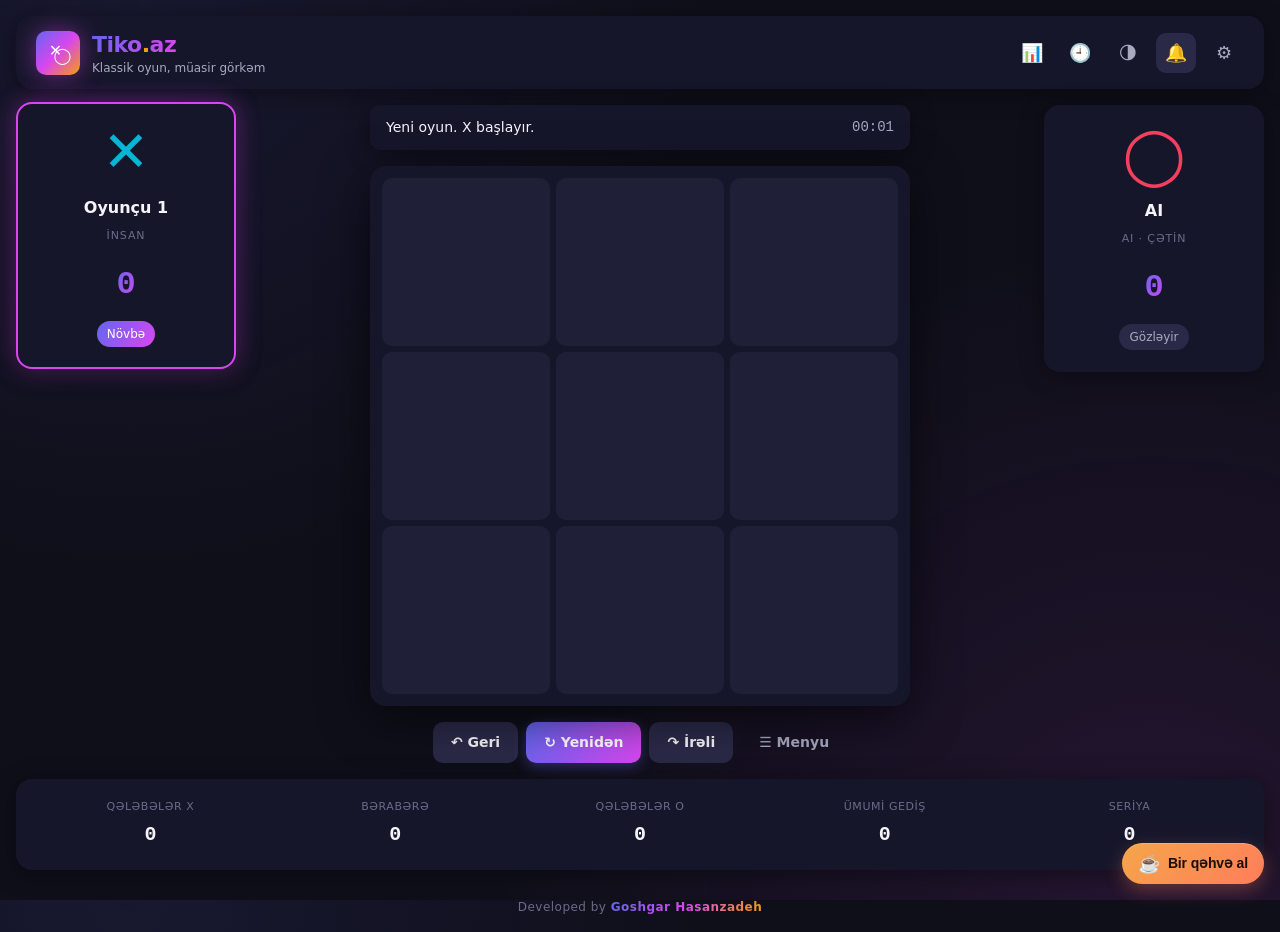
<file: index.html>
<!DOCTYPE html>
<html lang="az">
<head>
  <meta charset="UTF-8" />
  <meta name="viewport" content="width=device-width, initial-scale=1.0, viewport-fit=cover" />
  <meta name="theme-color" content="#0F0F1A" />
  <meta name="description" content="Tiko.az — peşəkar X-O oyunu. Çoxlu lövhə ölçüsü, ağıllı AI rəqib, real-time statistika, gözəl interfeys." />
  <title>Tiko.az · X-O Oyunu</title>

  <link rel="icon" type="image/svg+xml" href="assets/icons/favicon.svg" />
  <link rel="manifest" href="manifest.webmanifest" />

  <link rel="stylesheet" href="styles/reset.css" />
  <link rel="stylesheet" href="styles/tokens.css" />
  <link rel="stylesheet" href="styles/layout.css" />
  <link rel="stylesheet" href="styles/components.css" />
  <link rel="stylesheet" href="styles/animations.css" />
  <link rel="stylesheet" href="styles/themes/classic.css" />
  <link rel="stylesheet" href="styles/themes/neon.css" />
  <link rel="stylesheet" href="styles/themes/minimal.css" />
  <link rel="stylesheet" href="styles/menu.css" />
</head>
<body data-theme="dark" data-skin="classic">
  <!-- ════════ Aplikasiya kökü ════════ -->
  <div id="app" class="app">

    <!-- ════════ Yuxarı zolaq ════════ -->
    <header class="topbar">
      <div class="brand">
        <div class="brand__mark" aria-hidden="true">
          <span class="brand__x">✕</span><span class="brand__o">◯</span>
        </div>
        <div class="brand__text">
          <h1 class="brand__title">Tiko<span class="brand__dot">.</span>az</h1>
          <p class="brand__tag">Klassik oyun, müasir görkəm</p>
        </div>
      </div>

      <nav class="topbar__actions" aria-label="Əsas alətlər">
        <button class="icon-btn" id="btn-stats" title="Statistika" aria-label="Statistika">📊</button>
        <button class="icon-btn" id="btn-history" title="Tarixçə" aria-label="Tarixçə">🕘</button>
        <button class="icon-btn" id="btn-theme" title="Mövzu dəyişdir" aria-label="Mövzu">🌗</button>
        <button class="icon-btn" id="btn-sound" title="Səs" aria-label="Səs">🔔</button>
        <button class="icon-btn" id="btn-settings" title="Tənzimləmələr" aria-label="Tənzimləmələr">⚙</button>
      </nav>
    </header>

    <!-- ════════ Əsas oyun sahəsi ════════ -->
    <main class="board-area" id="screen-game">
      <!-- Sol panel — oyunçu X -->
      <aside class="player-card" id="card-x" data-mark="X">
        <div class="player-card__symbol">✕</div>
        <div class="player-card__name" id="name-x">Oyunçu 1</div>
        <div class="player-card__role" id="role-x">İnsan</div>
        <div class="player-card__score" id="score-x">0</div>
        <div class="player-card__status" id="status-x">Növbə</div>
      </aside>

      <!-- Mərkəz — lövhə + status -->
      <section class="board-wrap">
        <div class="status-bar" role="status" aria-live="polite">
          <span class="status-bar__label" id="status-text">Yeni oyun. X başlayır.</span>
          <span class="status-bar__timer" id="timer">00:00</span>
        </div>

        <div class="board" id="board" role="grid" aria-label="Oyun lövhəsi"></div>

        <div class="board-toolbar">
          <button class="btn btn-secondary" id="btn-undo" title="Geri al (Ctrl+Z)">↶ Geri</button>
          <button class="btn btn-primary" id="btn-restart" title="Yenidən (R)">↻ Yenidən</button>
          <button class="btn btn-secondary" id="btn-redo" title="Yenidən tətbiq et">↷ İrəli</button>
          <button class="btn btn-ghost" id="btn-menu">☰ Menyu</button>
        </div>
      </section>

      <!-- Sağ panel — oyunçu O -->
      <aside class="player-card" id="card-o" data-mark="O">
        <div class="player-card__symbol">◯</div>
        <div class="player-card__name" id="name-o">AI</div>
        <div class="player-card__role" id="role-o">Çətin</div>
        <div class="player-card__score" id="score-o">0</div>
        <div class="player-card__status" id="status-o">Gözləyir</div>
      </aside>
    </main>

    <!-- ════════ Aşağı sayğac zolağı ════════ -->
    <footer class="scoreboard">
      <div class="scoreboard__item">
        <span class="scoreboard__label">Qələbələr X</span>
        <span class="scoreboard__value" id="meta-x-wins">0</span>
      </div>
      <div class="scoreboard__item">
        <span class="scoreboard__label">Bərabərə</span>
        <span class="scoreboard__value" id="meta-draws">0</span>
      </div>
      <div class="scoreboard__item">
        <span class="scoreboard__label">Qələbələr O</span>
        <span class="scoreboard__value" id="meta-o-wins">0</span>
      </div>
      <div class="scoreboard__item">
        <span class="scoreboard__label">Ümumi gediş</span>
        <span class="scoreboard__value" id="meta-moves">0</span>
      </div>
      <div class="scoreboard__item">
        <span class="scoreboard__label">Seriya</span>
        <span class="scoreboard__value" id="meta-streak">0</span>
      </div>
    </footer>

    <!-- ════════ Müəllif kredi sətri ════════ -->
    <p class="credit">
      Developed by
      <a href="https://github.com/goshgarhasanov" target="_blank" rel="noopener">Goshgar Hasanzadeh</a>
    </p>

    <!-- ════════ Modal: Tənzimləmələr ════════ -->
    <dialog class="modal modal--wide" id="modal-settings" aria-labelledby="settings-title">
      <form method="dialog" class="modal__inner settings">
        <header class="settings__hero">
          <div class="settings__hero-text">
            <span class="settings__eyebrow">Tənzimləmələr</span>
            <h2 id="settings-title" class="settings__title">Yeni oyun qurmaq</h2>
            <p class="settings__sub">Rejimi, çətinliyi və görkəmi öz zövqünə uyğunlaşdır</p>
          </div>
          <button type="button" class="icon-btn settings__close" data-close aria-label="Bağla">✕</button>
        </header>

        <div class="modal__body settings__body">

          <!-- Rejim — vizual kartlar -->
          <section class="sec">
            <div class="sec__head">
              <span class="sec__icon">🎯</span>
              <h3 class="sec__title">Oyun rejimi</h3>
            </div>
            <div class="card-grid card-grid--3">
              <label class="card-pick">
                <input type="radio" name="mode" value="pvp" />
                <div class="card-pick__inner">
                  <div class="card-pick__icon">👥</div>
                  <div class="card-pick__title">İnsan · İnsan</div>
                  <div class="card-pick__desc">Eyni qurğuda iki nəfər</div>
                </div>
              </label>
              <label class="card-pick">
                <input type="radio" name="mode" value="pvc" checked />
                <div class="card-pick__inner">
                  <div class="card-pick__icon">🧠</div>
                  <div class="card-pick__title">İnsan · AI</div>
                  <div class="card-pick__desc">Süni intellekt rəqibi</div>
                </div>
              </label>
              <label class="card-pick">
                <input type="radio" name="mode" value="cvc" />
                <div class="card-pick__inner">
                  <div class="card-pick__icon">🤖</div>
                  <div class="card-pick__title">AI · AI</div>
                  <div class="card-pick__desc">İzləmə rejimi</div>
                </div>
              </label>
            </div>
          </section>

          <!-- AI çətinlik — chip-lər -->
          <section class="sec" data-show-when="mode!=pvp">
            <div class="sec__head">
              <span class="sec__icon">🤖</span>
              <h3 class="sec__title">AI çətinliyi</h3>
            </div>
            <div class="chip-row">
              <label class="chip" data-tone="success">
                <input type="radio" name="difficulty" value="easy" />
                <span class="chip__dot"></span>
                <span class="chip__label">Asan</span>
              </label>
              <label class="chip" data-tone="warn">
                <input type="radio" name="difficulty" value="medium" />
                <span class="chip__dot"></span>
                <span class="chip__label">Orta</span>
              </label>
              <label class="chip" data-tone="amber">
                <input type="radio" name="difficulty" value="hard" checked />
                <span class="chip__dot"></span>
                <span class="chip__label">Çətin</span>
              </label>
              <label class="chip" data-tone="danger">
                <input type="radio" name="difficulty" value="impossible" />
                <span class="chip__dot"></span>
                <span class="chip__label">Mümkünsüz</span>
              </label>
            </div>
          </section>

          <!-- Lövhə ölçüsü — vizual grid preview-ləri -->
          <section class="sec">
            <div class="sec__head">
              <span class="sec__icon">🎲</span>
              <h3 class="sec__title">Lövhə ölçüsü</h3>
              <span class="sec__hint" id="winLengthHint">Qalib: 3 ardıcıl</span>
            </div>
            <div class="size-row">
              <label class="size-pick"><input type="radio" name="boardSize" value="3" checked />
                <span class="size-pick__inner">
                  <span class="size-pick__grid" data-size="3"></span>
                  <span class="size-pick__label">3 × 3</span>
                </span>
              </label>
              <label class="size-pick"><input type="radio" name="boardSize" value="4" />
                <span class="size-pick__inner">
                  <span class="size-pick__grid" data-size="4"></span>
                  <span class="size-pick__label">4 × 4</span>
                </span>
              </label>
              <label class="size-pick"><input type="radio" name="boardSize" value="5" />
                <span class="size-pick__inner">
                  <span class="size-pick__grid" data-size="5"></span>
                  <span class="size-pick__label">5 × 5</span>
                </span>
              </label>
              <label class="size-pick"><input type="radio" name="boardSize" value="6" />
                <span class="size-pick__inner">
                  <span class="size-pick__grid" data-size="6"></span>
                  <span class="size-pick__label">6 × 6</span>
                </span>
              </label>
              <label class="size-pick"><input type="radio" name="boardSize" value="7" />
                <span class="size-pick__inner">
                  <span class="size-pick__grid" data-size="7"></span>
                  <span class="size-pick__label">7 × 7</span>
                </span>
              </label>
            </div>
            <!-- Qalib şərti slider/segmented -->
            <div class="seg" role="radiogroup" aria-label="Qalib şərti">
              <label class="seg__opt"><input type="radio" name="winLength" value="3" checked /><span>3 ardıcıl</span></label>
              <label class="seg__opt"><input type="radio" name="winLength" value="4" /><span>4 ardıcıl</span></label>
              <label class="seg__opt"><input type="radio" name="winLength" value="5" /><span>5 ardıcıl</span></label>
            </div>
          </section>

          <!-- Oyunçu adları -->
          <section class="sec">
            <div class="sec__head">
              <span class="sec__icon">👤</span>
              <h3 class="sec__title">Oyunçu adları</h3>
            </div>
            <div class="name-row">
              <div class="name-input">
                <span class="name-input__symbol" style="color: var(--color-x)">✕</span>
                <input type="text" name="nameX" maxlength="14" placeholder="Oyunçu 1" />
              </div>
              <div class="name-input">
                <span class="name-input__symbol" style="color: var(--color-o)">◯</span>
                <input type="text" name="nameO" maxlength="14" placeholder="Oyunçu 2" />
              </div>
            </div>
          </section>

          <!-- Mövzu və skin — swatch-lər -->
          <section class="sec">
            <div class="sec__head">
              <span class="sec__icon">🎨</span>
              <h3 class="sec__title">Görkəm</h3>
            </div>

            <div class="sub-label">Mövzu</div>
            <div class="seg" role="radiogroup" aria-label="Mövzu">
              <label class="seg__opt"><input type="radio" name="theme" value="dark" checked /><span>🌙 Tünd</span></label>
              <label class="seg__opt"><input type="radio" name="theme" value="light" /><span>☀ Açıq</span></label>
            </div>

            <div class="sub-label" style="margin-top:14px">Skin</div>
            <div class="skin-row">
              <label class="skin-pick">
                <input type="radio" name="skin" value="classic" checked />
                <span class="skin-pick__preview skin-pick__preview--classic"></span>
                <span class="skin-pick__name">Klassik</span>
              </label>
              <label class="skin-pick">
                <input type="radio" name="skin" value="neon" />
                <span class="skin-pick__preview skin-pick__preview--neon"></span>
                <span class="skin-pick__name">Neon</span>
              </label>
              <label class="skin-pick">
                <input type="radio" name="skin" value="minimal" />
                <span class="skin-pick__preview skin-pick__preview--minimal"></span>
                <span class="skin-pick__name">Minimal</span>
              </label>
            </div>
          </section>

          <!-- Qarşılaşma + vaxt -->
          <section class="sec">
            <div class="sec__head">
              <span class="sec__icon">🏆</span>
              <h3 class="sec__title">Qarşılaşma</h3>
            </div>
            <div class="sub-label">Uzunluq</div>
            <div class="seg" role="radiogroup" aria-label="Qarşılaşma uzunluğu">
              <label class="seg__opt"><input type="radio" name="matchLength" value="1" checked /><span>1 oyun</span></label>
              <label class="seg__opt"><input type="radio" name="matchLength" value="3" /><span>3 oyundan</span></label>
              <label class="seg__opt"><input type="radio" name="matchLength" value="5" /><span>5 oyundan</span></label>
              <label class="seg__opt"><input type="radio" name="matchLength" value="7" /><span>7 oyundan</span></label>
            </div>

            <div class="sub-label" style="margin-top:14px">Hər gediş üçün vaxt</div>
            <div class="time-row">
              <input type="range" name="moveTime" min="0" max="60" step="5" value="0" id="moveTimeRange" />
              <span class="time-row__value" id="moveTimeValue">Limitsiz</span>
            </div>
          </section>

          <!-- Switch-lər -->
          <section class="sec">
            <div class="sec__head">
              <span class="sec__icon">🔊</span>
              <h3 class="sec__title">Səs və effektlər</h3>
            </div>
            <div class="switch-grid">
              <label class="switch">
                <input type="checkbox" name="sound" checked />
                <span class="switch__track"><span class="switch__thumb"></span></span>
                <span class="switch__text">Səs effektləri</span>
              </label>
              <label class="switch">
                <input type="checkbox" name="animations" checked />
                <span class="switch__track"><span class="switch__thumb"></span></span>
                <span class="switch__text">Animasiyalar</span>
              </label>
              <label class="switch">
                <input type="checkbox" name="hints" />
                <span class="switch__track"><span class="switch__thumb"></span></span>
                <span class="switch__text">İpuçları</span>
              </label>
              <label class="switch">
                <input type="checkbox" name="confetti" checked />
                <span class="switch__track"><span class="switch__thumb"></span></span>
                <span class="switch__text">Konfetti</span>
              </label>
            </div>
          </section>
        </div>

        <footer class="modal__footer">
          <button type="reset" class="btn btn-ghost" id="btn-reset-settings">Standart</button>
          <button type="submit" value="confirm" class="btn btn-primary">Yadda saxla və başla</button>
        </footer>
      </form>
    </dialog>

    <!-- ════════ Modal: Statistika ════════ -->
    <dialog class="modal" id="modal-stats" aria-labelledby="stats-title">
      <div class="modal__inner">
        <header class="modal__header">
          <h2 id="stats-title">📊 Lifetime statistika</h2>
          <button class="icon-btn" data-close aria-label="Bağla">✕</button>
        </header>
        <div class="modal__body" id="stats-body">
          <!-- doldurulur scripts/ui/stats-view.js -->
        </div>
        <footer class="modal__footer">
          <button class="btn btn-ghost" id="btn-stats-reset">Sıfırla</button>
          <button class="btn btn-primary" data-close>Bağla</button>
        </footer>
      </div>
    </dialog>

    <!-- ════════ Modal: Tarixçə ════════ -->
    <dialog class="modal" id="modal-history" aria-labelledby="history-title">
      <div class="modal__inner">
        <header class="modal__header">
          <h2 id="history-title">🕘 Gediş tarixçəsi</h2>
          <button class="icon-btn" data-close aria-label="Bağla">✕</button>
        </header>
        <div class="modal__body">
          <ol id="history-list" class="history-list" aria-label="Gedişlərin siyahısı"></ol>
        </div>
        <footer class="modal__footer">
          <button class="btn btn-secondary" id="btn-replay">▶ Təkrar oxut</button>
          <button class="btn btn-primary" data-close>Bağla</button>
        </footer>
      </div>
    </dialog>

    <!-- ════════ Modal: Oyun bitdi ════════ -->
    <dialog class="modal modal--center" id="modal-result" aria-labelledby="result-title">
      <div class="modal__inner result">
        <div class="result__icon" id="result-icon">🏆</div>
        <h2 id="result-title" class="result__title">Qalib: X</h2>
        <p class="result__sub" id="result-sub">3 gedişdə qələbə</p>
        <div class="result__actions">
          <button class="btn btn-primary" id="btn-play-again">↻ Yenidən oyna</button>
          <button class="btn btn-secondary" id="btn-result-replay">▶ Təkrar oxut</button>
          <button class="btn btn-ghost" id="btn-result-menu">☰ Menyu</button>
        </div>
      </div>
    </dialog>

    <!-- ════════ Toast ════════ -->
    <div id="toast" class="toast" role="status" aria-live="polite"></div>

    <!-- ════════ Konfetti kətanı ════════ -->
    <canvas id="confetti" class="confetti" aria-hidden="true"></canvas>
  </div>

  <!-- Klaviatura ipucu (yalnız screen reader üçün) -->
  <div class="sr-only" aria-live="polite" id="aria-status"></div>

  <script type="module" src="scripts/main.js"></script>

  <!-- kofe.al — bir qəhvə al -->
  <a class="kofe-floating" href="https://kofe.al/@goshgarhasanov" target="_blank" rel="noopener noreferrer" aria-label="Bir qəhvə al — kofe.al">
    <span class="kofe-floating__emoji" aria-hidden="true">☕</span>
    <span class="kofe-floating__label">Bir qəhvə al</span>
  </a>
  <style>
    .kofe-floating{position:fixed;right:16px;bottom:16px;z-index:9999;display:inline-flex;align-items:center;gap:8px;padding:10px 16px;border-radius:9999px;background:linear-gradient(135deg,#f5a64a 0%,#ff7d5a 100%);color:#1a0e08;text-decoration:none;font-family:Inter,-apple-system,BlinkMacSystemFont,"Segoe UI",Roboto,sans-serif;font-weight:600;font-size:14px;letter-spacing:-0.01em;box-shadow:0 6px 18px rgba(255,125,90,.32),inset 0 1px 0 rgba(255,255,255,.18);transition:transform .2s cubic-bezier(.22,1,.36,1),box-shadow .2s ease,filter .15s ease}
    .kofe-floating:hover{transform:translateY(-2px);filter:brightness(1.06);box-shadow:0 12px 28px rgba(255,125,90,.45),inset 0 1px 0 rgba(255,255,255,.22)}
    .kofe-floating:active{transform:translateY(0)}
    .kofe-floating__emoji{font-size:18px;line-height:1;animation:kofe-steam 3s ease-in-out infinite}
    @keyframes kofe-steam{0%,100%{transform:translateY(0) rotate(0)}50%{transform:translateY(-1px) rotate(-3deg)}}
    @media (max-width:480px){.kofe-floating .kofe-floating__label{display:none}.kofe-floating{padding:12px}.kofe-floating__emoji{font-size:22px}}
  </style>
</body>
</html>
</file>
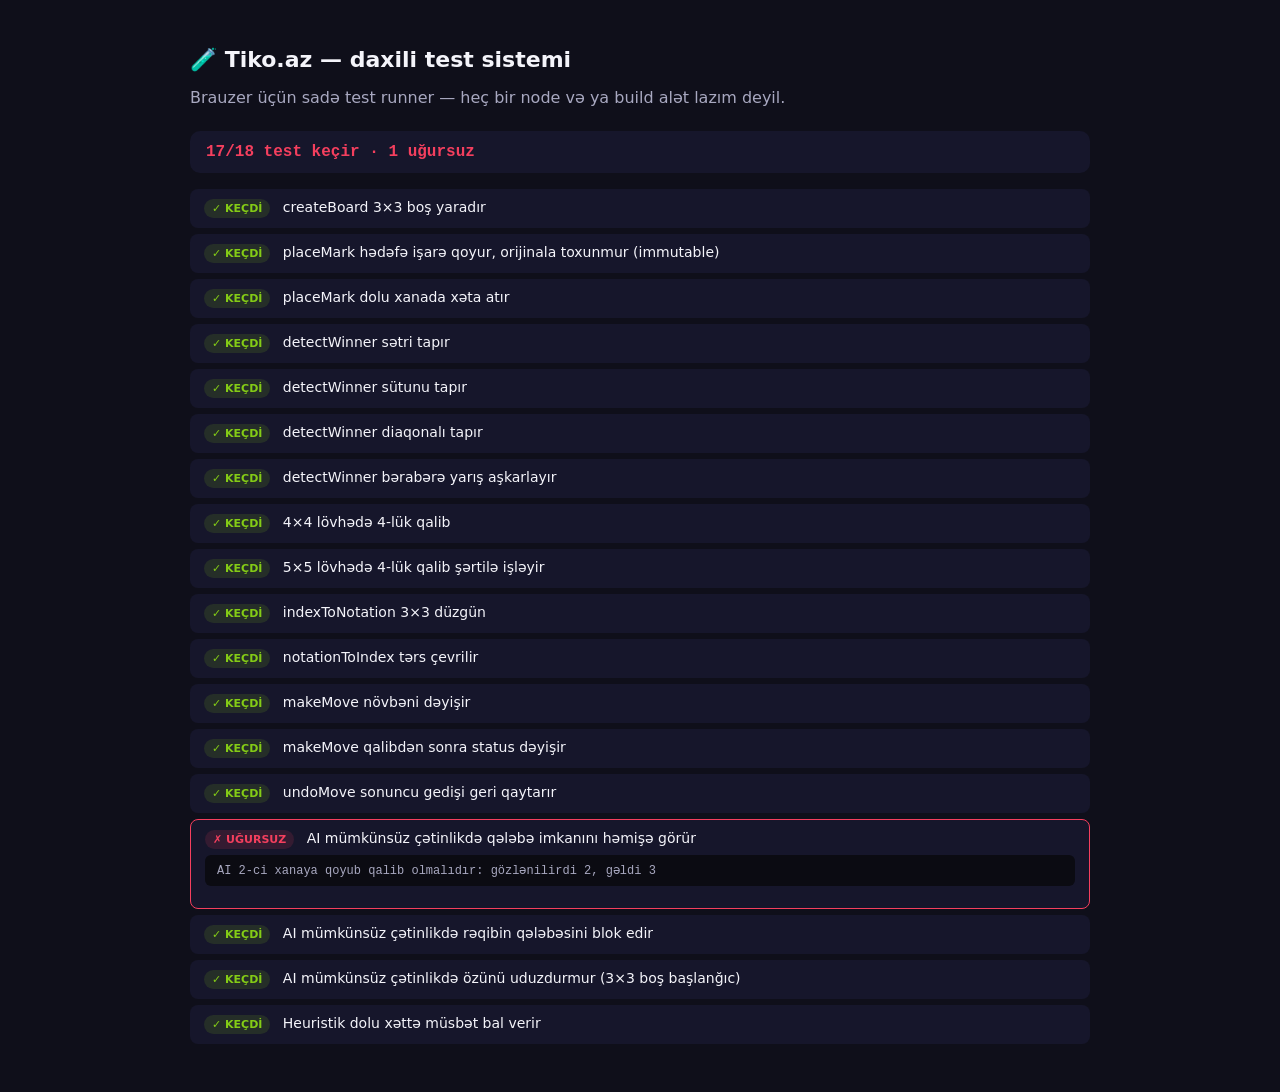
<file: tests/index.html>
<!DOCTYPE html>
<html lang="az">
<head>
  <meta charset="UTF-8" />
  <title>Tiko.az — Test sistemi</title>
  <style>
    body { font-family: -apple-system, "Segoe UI", system-ui, sans-serif; background: #0F0F1A; color: #F4F4FA; padding: 32px; max-width: 900px; margin: 0 auto; }
    h1 { font-size: 22px; margin-bottom: 8px; }
    p { color: #A8A8C0; margin-bottom: 24px; }
    #summary { font-family: "JetBrains Mono", Consolas, monospace; padding: 12px 16px; border-radius: 10px; background: #16162B; margin-bottom: 16px; font-weight: 600; }
    #summary.ok { color: #84CC16; }
    #summary.fail { color: #F43F5E; }
    ol { list-style: none; padding: 0; display: flex; flex-direction: column; gap: 6px; }
    .test { padding: 10px 14px; background: #16162B; border-radius: 8px; font-size: 14px; }
    .test.fail { border: 1px solid #F43F5E; }
    .pill { display: inline-block; font-size: 11px; padding: 3px 8px; border-radius: 999px; margin-right: 8px; font-weight: 700; }
    .pill.ok { background: #84CC1622; color: #84CC16; }
    .pill.fail { background: #F43F5E22; color: #F43F5E; }
    pre { background: #0B0B12; padding: 8px 12px; border-radius: 6px; margin-top: 6px; color: #A8A8C0; font-size: 12px; overflow-x: auto; }
  </style>
</head>
<body>
  <h1>🧪 Tiko.az — daxili test sistemi</h1>
  <p>Brauzer üçün sadə test runner — heç bir node və ya build alət lazım deyil.</p>
  <div id="summary">İcra olunur…</div>
  <ol id="results"></ol>
  <script type="module" src="tests.js"></script>
</body>
</html>
</file>
<file: styles/tokens.css>
/* Dizayn token-ləri — rəng, məsafə, künc, kölgə.
   Mövzu (data-theme) və skin (data-skin) ilə dəyişir. */

:root {
  /* Aksent qradiyenti */
  --grad-1: #6366F1;
  --grad-2: #D946EF;
  --grad-3: #F59E0B;

  /* Sabit aksentlər */
  --color-x: #06B6D4;
  --color-o: #F43F5E;
  --color-success: #84CC16;
  --color-warn: #FACC15;
  --color-error: #F43F5E;
  --color-violet: #8B5CF6;

  /* Şriftlər */
  --font-sans: -apple-system, BlinkMacSystemFont, "Segoe UI", "Inter", system-ui, sans-serif;
  --font-mono: "JetBrains Mono", "Fira Code", "Consolas", "Menlo", monospace;
  --font-display: "Inter", "Segoe UI", system-ui, sans-serif;

  /* Boşluqlar */
  --space-1: 4px;
  --space-2: 8px;
  --space-3: 12px;
  --space-4: 16px;
  --space-5: 20px;
  --space-6: 24px;
  --space-8: 32px;
  --space-10: 40px;
  --space-12: 48px;

  /* Künc radiusları */
  --radius-sm: 6px;
  --radius-md: 10px;
  --radius-lg: 16px;
  --radius-xl: 24px;
  --radius-pill: 999px;

  /* Animasiya zamanlamaları */
  --t-fast: 120ms;
  --t-base: 200ms;
  --t-slow: 360ms;
  --ease-out: cubic-bezier(0.16, 1, 0.3, 1);
  --ease-in-out: cubic-bezier(0.65, 0, 0.35, 1);
}

/* ───────── Tünd mövzu (standart) ───────── */
[data-theme="dark"] {
  --color-bg-deepest: #0B0B12;
  --color-bg-base:    #0F0F1A;
  --color-bg-card:    #16162B;
  --color-bg-elevated:#1F1F38;
  --color-bg-overlay: #2A2A48;
  --color-border:     #2D2D4A;
  --color-text:       #F4F4FA;
  --color-text-muted: #A8A8C0;
  --color-text-dim:   #6B6B8A;
  --color-accent:     var(--grad-1);
  --shadow-card:      0 4px 24px rgba(0, 0, 0, 0.4);
  --shadow-elev:      0 12px 48px rgba(0, 0, 0, 0.6);
  --glow:             0 0 24px rgba(217, 70, 239, 0.45);
}

/* ───────── Açıq mövzu ───────── */
[data-theme="light"] {
  --color-bg-deepest: #ECECF4;
  --color-bg-base:    #F4F4FA;
  --color-bg-card:    #FFFFFF;
  --color-bg-elevated:#FAFAFC;
  --color-bg-overlay: #ECECF4;
  --color-border:     #DBDBE7;
  --color-text:       #0B0B12;
  --color-text-muted: #4A4A65;
  --color-text-dim:   #8888A4;
  --color-accent:     var(--grad-1);
  --shadow-card:      0 4px 18px rgba(99, 102, 241, 0.08);
  --shadow-elev:      0 12px 36px rgba(99, 102, 241, 0.12);
  --glow:             0 0 24px rgba(217, 70, 239, 0.3);
}
</file>
<file: styles/layout.css>
/* Tətbiqin əsas düzümü */

body {
  font-family: var(--font-sans);
  background:
    radial-gradient(circle at 10% 0%, rgba(99, 102, 241, 0.10), transparent 40%),
    radial-gradient(circle at 90% 100%, rgba(217, 70, 239, 0.10), transparent 45%),
    var(--color-bg-base);
  color: var(--color-text);
  min-height: 100vh;
  min-height: 100dvh;
  overflow-x: hidden;
}

.app {
  display: grid;
  grid-template-rows: auto 1fr auto;
  min-height: 100vh;
  min-height: 100dvh;
  gap: var(--space-4);
  padding: var(--space-4);
  max-width: 1480px;
  margin: 0 auto;
}

/* ───── Yuxarı zolaq ───── */
.topbar {
  display: flex;
  align-items: center;
  justify-content: space-between;
  gap: var(--space-4);
  background: var(--color-bg-card);
  padding: var(--space-3) var(--space-5);
  border-radius: var(--radius-lg);
  box-shadow: var(--shadow-card);
}

.brand {
  display: flex;
  align-items: center;
  gap: var(--space-3);
}

.brand__mark {
  position: relative;
  width: 44px;
  height: 44px;
  display: grid;
  place-items: center;
  border-radius: var(--radius-md);
  background: linear-gradient(135deg, var(--grad-1), var(--grad-2), var(--grad-3));
  font-family: var(--font-display);
  font-weight: 800;
  color: #fff;
  font-size: 18px;
  letter-spacing: -1px;
  box-shadow: var(--glow);
}

.brand__x { font-size: 16px; transform: translate(-3px, -2px); position: absolute; }
.brand__o { font-size: 16px; transform: translate(4px, 3px); position: absolute; }

.brand__title {
  font-family: var(--font-display);
  font-weight: 800;
  font-size: 22px;
  letter-spacing: -0.5px;
  background: linear-gradient(120deg, var(--grad-1), var(--grad-2), var(--grad-3));
  background-clip: text;
  -webkit-background-clip: text;
  color: transparent;
}

.brand__dot {
  color: var(--grad-3);
  -webkit-text-fill-color: var(--grad-3);
}

.brand__tag {
  font-size: 12px;
  color: var(--color-text-muted);
  margin-top: -2px;
}

.topbar__actions {
  display: flex;
  gap: var(--space-2);
}

/* ───── Əsas oyun sahəsi (3 sütun: oyunçu | lövhə | oyunçu) ───── */
.board-area {
  display: grid;
  grid-template-columns: 220px 1fr 220px;
  gap: var(--space-5);
  align-items: start;
}

.board-wrap {
  display: flex;
  flex-direction: column;
  gap: var(--space-4);
  align-items: center;
  width: 100%;
}

/* ───── Aşağı sayğac zolağı ───── */
.scoreboard {
  display: grid;
  grid-template-columns: repeat(5, 1fr);
  gap: var(--space-2);
  background: var(--color-bg-card);
  padding: var(--space-3) var(--space-4);
  border-radius: var(--radius-lg);
  box-shadow: var(--shadow-card);
}

.scoreboard__item {
  display: flex;
  flex-direction: column;
  align-items: center;
  padding: var(--space-2);
  border-radius: var(--radius-md);
  transition: background var(--t-base) var(--ease-out);
}

.scoreboard__item:hover {
  background: var(--color-bg-overlay);
}

.scoreboard__label {
  font-size: 11px;
  color: var(--color-text-dim);
  text-transform: uppercase;
  letter-spacing: 0.05em;
  margin-bottom: var(--space-1);
}

.scoreboard__value {
  font-family: var(--font-mono);
  font-size: 20px;
  font-weight: 700;
  color: var(--color-text);
}

/* ───── Responsive ───── */
@media (max-width: 980px) {
  .board-area {
    grid-template-columns: 1fr;
    gap: var(--space-3);
  }
  .player-card {
    flex-direction: row !important;
    justify-content: space-between;
  }
  .scoreboard {
    grid-template-columns: repeat(3, 1fr);
  }
  .scoreboard__item:nth-child(4),
  .scoreboard__item:nth-child(5) {
    grid-column: span 1;
  }
}

@media (max-width: 560px) {
  .app { padding: var(--space-2); gap: var(--space-3); }
  .topbar { padding: var(--space-2) var(--space-3); }
  .brand__title { font-size: 18px; }
  .brand__tag { display: none; }
  .topbar__actions .icon-btn { width: 36px; height: 36px; font-size: 16px; }
  .scoreboard { grid-template-columns: repeat(3, 1fr); }
  .scoreboard__value { font-size: 16px; }
}
</file>
<file: styles/components.css>
/* Yenidən istifadə oluna bilən komponentlər */

/* ───── Düymələr ───── */
.btn {
  display: inline-flex;
  align-items: center;
  justify-content: center;
  gap: var(--space-2);
  padding: 10px 18px;
  border-radius: var(--radius-md);
  font-family: var(--font-sans);
  font-size: 14px;
  font-weight: 600;
  cursor: pointer;
  transition: transform var(--t-fast) var(--ease-out),
              background var(--t-base) var(--ease-out),
              box-shadow var(--t-base) var(--ease-out);
  user-select: none;
  white-space: nowrap;
}

.btn:hover { transform: translateY(-1px); }
.btn:active { transform: translateY(0) scale(0.98); }
.btn:disabled { opacity: 0.5; cursor: not-allowed; transform: none; }

.btn-primary {
  background: linear-gradient(120deg, var(--grad-1), var(--grad-2));
  color: #FFFFFF;
  box-shadow: 0 4px 14px rgba(99, 102, 241, 0.35);
}

.btn-primary:hover { box-shadow: 0 6px 20px rgba(217, 70, 239, 0.45); }

.btn-secondary {
  background: var(--color-bg-overlay);
  color: var(--color-text);
}

.btn-secondary:hover { background: var(--color-border); }

.btn-ghost {
  background: transparent;
  color: var(--color-text-muted);
}

.btn-ghost:hover {
  background: var(--color-bg-overlay);
  color: var(--color-text);
}

.icon-btn {
  width: 40px;
  height: 40px;
  display: grid;
  place-items: center;
  border-radius: var(--radius-md);
  font-size: 18px;
  background: transparent;
  color: var(--color-text-muted);
  transition: background var(--t-base), color var(--t-base), transform var(--t-fast);
}

.icon-btn:hover {
  background: var(--color-bg-overlay);
  color: var(--color-text);
  transform: translateY(-1px);
}

.icon-btn[aria-pressed="true"] {
  background: var(--color-bg-overlay);
  color: var(--grad-2);
}

/* ───── Status zolağı (lövhə üstündə) ───── */
.status-bar {
  display: flex;
  align-items: center;
  justify-content: space-between;
  gap: var(--space-4);
  width: 100%;
  max-width: 540px;
  background: var(--color-bg-card);
  padding: var(--space-3) var(--space-4);
  border-radius: var(--radius-md);
  box-shadow: var(--shadow-card);
}

.status-bar__label {
  font-size: 14px;
  font-weight: 500;
  color: var(--color-text);
}

.status-bar__timer {
  font-family: var(--font-mono);
  font-size: 14px;
  color: var(--color-text-muted);
  font-variant-numeric: tabular-nums;
}

/* ───── Lövhə ───── */
.board {
  display: grid;
  gap: 6px;
  padding: 12px;
  background: var(--color-bg-card);
  border-radius: var(--radius-lg);
  box-shadow: var(--shadow-elev);
  position: relative;
  /* Ölçü scripts/ui/board-view.js tərəfindən təyin olunur */
}

.cell {
  --cell-size: 110px;
  width: var(--cell-size);
  height: var(--cell-size);
  display: grid;
  place-items: center;
  font-family: var(--font-display);
  font-weight: 700;
  font-size: calc(var(--cell-size) * 0.55);
  background: var(--color-bg-elevated);
  color: var(--color-text);
  border-radius: var(--radius-md);
  cursor: pointer;
  position: relative;
  transition: background var(--t-base) var(--ease-out),
              transform var(--t-fast) var(--ease-out),
              box-shadow var(--t-base) var(--ease-out);
  user-select: none;
}

.cell:hover {
  background: var(--color-bg-overlay);
  transform: translateY(-2px);
  box-shadow: 0 6px 18px rgba(0, 0, 0, 0.25);
}

.cell:focus-visible {
  outline: 2px solid var(--grad-2);
  outline-offset: 3px;
}

.cell[disabled] { cursor: default; }
.cell[disabled]:hover { transform: none; box-shadow: none; background: var(--color-bg-elevated); }

.cell[data-mark="X"] { color: var(--color-x); }
.cell[data-mark="O"] { color: var(--color-o); }

/* Sonuncu gediş — yumşaq vurğu */
.cell[data-last="true"] {
  box-shadow: inset 0 0 0 2px var(--grad-2);
}

/* Lövhə üzərindəki SVG strikethrough xətti */
.board { position: relative; }
.board__strike {
  position: absolute;
  inset: 0;
  width: 100%;
  height: 100%;
  pointer-events: none;
  z-index: 5;
}

/* Qalib xətti üzərindəki xanalar */
.cell[data-winning="true"] {
  background: linear-gradient(135deg, rgba(99, 102, 241, 0.18), rgba(217, 70, 239, 0.18));
  box-shadow: inset 0 0 0 2px var(--grad-3), 0 0 24px rgba(245, 158, 11, 0.4);
  animation: cellPulse 1.4s ease-in-out infinite;
}

/* İpucu (settings.hints) */
.cell[data-hint="true"]::after {
  content: "";
  position: absolute;
  inset: 8px;
  border: 2px dashed var(--color-text-dim);
  border-radius: var(--radius-md);
  opacity: 0.5;
}

/* Hover preview (kölgə X/O) */
.cell:not([data-mark]):hover::before {
  content: attr(data-preview);
  position: absolute;
  inset: 0;
  display: grid;
  place-items: center;
  font-size: calc(var(--cell-size) * 0.55);
  color: var(--color-text-dim);
  opacity: 0.35;
  pointer-events: none;
}

/* ───── Lövhə alət sırası ───── */
.board-toolbar {
  display: flex;
  flex-wrap: wrap;
  justify-content: center;
  gap: var(--space-2);
  width: 100%;
  max-width: 540px;
}

/* ───── Oyunçu kartları ───── */
.player-card {
  display: flex;
  flex-direction: column;
  align-items: center;
  gap: var(--space-2);
  padding: var(--space-5);
  background: var(--color-bg-card);
  border-radius: var(--radius-lg);
  box-shadow: var(--shadow-card);
  border: 2px solid transparent;
  transition: border-color var(--t-base), transform var(--t-base);
}

.player-card[data-active="true"] {
  border-color: var(--grad-2);
  transform: translateY(-3px);
  box-shadow: var(--shadow-card), var(--glow);
}

.player-card__symbol {
  font-size: 56px;
  line-height: 1;
  font-family: var(--font-display);
  font-weight: 700;
  margin-bottom: var(--space-2);
}

.player-card[data-mark="X"] .player-card__symbol { color: var(--color-x); }
.player-card[data-mark="O"] .player-card__symbol { color: var(--color-o); }

.player-card__name {
  font-size: 16px;
  font-weight: 600;
  text-align: center;
  word-break: break-word;
}

.player-card__role {
  font-size: 11px;
  color: var(--color-text-dim);
  text-transform: uppercase;
  letter-spacing: 0.08em;
}

.player-card__score {
  font-family: var(--font-mono);
  font-size: 32px;
  font-weight: 800;
  background: linear-gradient(120deg, var(--grad-1), var(--grad-2));
  background-clip: text;
  -webkit-background-clip: text;
  color: transparent;
  margin-top: var(--space-2);
}

.player-card__status {
  font-size: 12px;
  color: var(--color-text-muted);
  padding: 4px 10px;
  border-radius: var(--radius-pill);
  background: var(--color-bg-overlay);
  margin-top: var(--space-1);
}

.player-card[data-active="true"] .player-card__status {
  background: linear-gradient(120deg, var(--grad-1), var(--grad-2));
  color: #fff;
}

/* ───── Modal ───── */
.modal {
  background: transparent;
  margin: auto;
  width: min(580px, 92vw);
  max-height: 90vh;
}

.modal::backdrop {
  background: rgba(11, 11, 18, 0.78);
  backdrop-filter: blur(10px);
  animation: backdropFade var(--t-base) var(--ease-out);
}

.modal__inner {
  background: var(--color-bg-card);
  border-radius: var(--radius-lg);
  box-shadow: var(--shadow-elev);
  border: 1px solid var(--color-border);
  display: flex;
  flex-direction: column;
  max-height: 90vh;
  overflow: hidden;
  animation: modalEnter var(--t-slow) var(--ease-out);
}

.modal--center .modal__inner {
  text-align: center;
  padding: var(--space-8) var(--space-6);
  align-items: center;
}

.modal__header {
  display: flex;
  align-items: center;
  justify-content: space-between;
  padding: var(--space-4) var(--space-5);
  border-bottom: 1px solid var(--color-border);
}

.modal__header h2 {
  font-family: var(--font-display);
  font-size: 18px;
  font-weight: 700;
}

.modal__body {
  padding: var(--space-5);
  overflow-y: auto;
  display: flex;
  flex-direction: column;
  gap: var(--space-4);
}

.modal__footer {
  padding: var(--space-4) var(--space-5);
  border-top: 1px solid var(--color-border);
  display: flex;
  justify-content: flex-end;
  gap: var(--space-2);
}

/* ───── Form sahələri ───── */
.field {
  display: flex;
  flex-direction: column;
  gap: var(--space-2);
  border: 0;
}

.field--row {
  flex-direction: row;
  flex-wrap: wrap;
  gap: var(--space-3);
}

.field--row > label {
  flex: 1 1 220px;
  display: flex;
  flex-direction: column;
  gap: var(--space-1);
  font-size: 12px;
  color: var(--color-text-muted);
}

.field legend {
  font-size: 12px;
  font-weight: 600;
  text-transform: uppercase;
  letter-spacing: 0.08em;
  color: var(--color-text-dim);
  margin-bottom: var(--space-2);
}

.field label {
  display: flex;
  align-items: center;
  gap: var(--space-2);
  font-size: 14px;
}

.field input[type="text"],
.field input[type="number"],
.field select {
  padding: 10px 12px;
  background: var(--color-bg-elevated);
  border: 1px solid var(--color-border);
  border-radius: var(--radius-md);
  font-size: 14px;
  color: var(--color-text);
  transition: border-color var(--t-base);
  width: 100%;
}

.field input:focus,
.field select:focus {
  border-color: var(--grad-2);
  outline: none;
}

.field input[type="checkbox"],
.field input[type="radio"] {
  accent-color: var(--grad-2);
  width: 16px;
  height: 16px;
}

/* ───── Result modal ───── */
.result__icon {
  font-size: 80px;
  line-height: 1;
  margin-bottom: var(--space-3);
  animation: bounceIn 600ms var(--ease-out);
}

.result__title {
  font-family: var(--font-display);
  font-size: 28px;
  font-weight: 800;
  background: linear-gradient(120deg, var(--grad-1), var(--grad-2), var(--grad-3));
  background-clip: text;
  -webkit-background-clip: text;
  color: transparent;
  margin-bottom: var(--space-2);
}

.result__sub {
  color: var(--color-text-muted);
  margin-bottom: var(--space-6);
}

.result__actions {
  display: flex;
  gap: var(--space-3);
  flex-wrap: wrap;
  justify-content: center;
}

/* ───── Tarixçə siyahısı ───── */
.history-list {
  display: grid;
  grid-template-columns: repeat(auto-fill, minmax(72px, 1fr));
  gap: var(--space-2);
}

.history-list li {
  display: flex;
  align-items: center;
  justify-content: center;
  gap: var(--space-1);
  padding: var(--space-2);
  background: var(--color-bg-elevated);
  border-radius: var(--radius-sm);
  font-family: var(--font-mono);
  font-size: 12px;
}

.history-list li[data-mark="X"] { color: var(--color-x); }
.history-list li[data-mark="O"] { color: var(--color-o); }

/* ───── Statistika kartları ───── */
.stat-grid {
  display: grid;
  grid-template-columns: repeat(auto-fit, minmax(140px, 1fr));
  gap: var(--space-3);
}

.stat-card {
  background: var(--color-bg-elevated);
  padding: var(--space-3);
  border-radius: var(--radius-md);
  text-align: center;
}

.stat-card__label {
  font-size: 11px;
  color: var(--color-text-dim);
  text-transform: uppercase;
  letter-spacing: 0.05em;
}

.stat-card__value {
  font-family: var(--font-mono);
  font-size: 24px;
  font-weight: 800;
  margin-top: var(--space-1);
  background: linear-gradient(120deg, var(--grad-1), var(--grad-2));
  background-clip: text;
  -webkit-background-clip: text;
  color: transparent;
}

.bar {
  height: 10px;
  background: var(--color-bg-elevated);
  border-radius: var(--radius-pill);
  overflow: hidden;
  display: flex;
}

.bar__seg {
  height: 100%;
  transition: width var(--t-slow) var(--ease-out);
}

.bar__seg--x { background: var(--color-x); }
.bar__seg--draw { background: var(--color-text-dim); }
.bar__seg--o { background: var(--color-o); }

.legend {
  display: flex;
  gap: var(--space-3);
  flex-wrap: wrap;
  font-size: 12px;
  color: var(--color-text-muted);
}

.legend__dot {
  display: inline-block;
  width: 10px;
  height: 10px;
  border-radius: var(--radius-pill);
  margin-right: 6px;
  vertical-align: middle;
}

/* ───── Toast ───── */
.toast {
  position: fixed;
  bottom: var(--space-5);
  left: 50%;
  transform: translateX(-50%) translateY(80px);
  background: var(--color-bg-elevated);
  color: var(--color-text);
  padding: 12px 20px;
  border-radius: var(--radius-md);
  box-shadow: var(--shadow-elev);
  font-size: 14px;
  font-weight: 500;
  pointer-events: none;
  opacity: 0;
  transition: opacity var(--t-base), transform var(--t-base);
  z-index: 50;
}

.toast--show {
  opacity: 1;
  transform: translateX(-50%) translateY(0);
}

/* ───── Konfetti ───── */
.confetti {
  position: fixed;
  inset: 0;
  pointer-events: none;
  z-index: 100;
}

/* ───── Müəllif kredi ───── */
.credit {
  text-align: center;
  font-size: 12px;
  color: var(--color-text-dim);
  margin-top: var(--space-3);
  letter-spacing: 0.04em;
}
.credit a {
  background: linear-gradient(120deg, var(--grad-1), var(--grad-2), var(--grad-3));
  background-clip: text;
  -webkit-background-clip: text;
  color: transparent;
  font-weight: 600;
  text-decoration: none;
  transition: opacity var(--t-base);
}
.credit a:hover { opacity: 0.7; }
</file>
<file: styles/animations.css>
/* Animasiya keyframe-ləri */

@keyframes cellPulse {
  0%, 100% { transform: scale(1); }
  50% { transform: scale(1.04); }
}

@keyframes markPop {
  0% { transform: scale(0.4); opacity: 0; }
  60% { transform: scale(1.15); opacity: 1; }
  100% { transform: scale(1); opacity: 1; }
}

.cell[data-mark]:not([data-winning="true"]) {
  animation: markPop 280ms var(--ease-out) both;
}

@keyframes modalEnter {
  from { transform: translateY(20px) scale(0.96); opacity: 0; }
  to   { transform: translateY(0) scale(1); opacity: 1; }
}

@keyframes backdropFade {
  from { opacity: 0; }
  to   { opacity: 1; }
}

@keyframes bounceIn {
  0% { transform: scale(0.3); opacity: 0; }
  60% { transform: scale(1.15); opacity: 1; }
  100% { transform: scale(1); opacity: 1; }
}

@keyframes shake {
  0%, 100% { transform: translateX(0); }
  20%, 60% { transform: translateX(-6px); }
  40%, 80% { transform: translateX(6px); }
}

.shake { animation: shake 320ms var(--ease-in-out); }

@keyframes glow {
  0%, 100% { box-shadow: 0 0 12px rgba(217, 70, 239, 0.4); }
  50% { box-shadow: 0 0 24px rgba(245, 158, 11, 0.6); }
}

/* Animasiyaları söndürmək üçün ümumi sinif (settings.animations) */
[data-animations="off"] *,
[data-animations="off"] *::before,
[data-animations="off"] *::after {
  animation: none !important;
  transition: none !important;
}
</file>
<file: styles/themes/classic.css>
/* Klassik skin — standart görkəm */
[data-skin="classic"] .cell {
  border-radius: var(--radius-md);
}
[data-skin="classic"] .board {
  background: var(--color-bg-card);
}
</file>
<file: styles/themes/neon.css>
/* Neon skin — parlaq, retro arcade */
[data-skin="neon"] {
  --color-x: #00FFFF;
  --color-o: #FF00AA;
}

[data-skin="neon"] .board {
  background: #050514;
  border: 1px solid #1A1A40;
  box-shadow: 0 0 32px rgba(99, 102, 241, 0.4), inset 0 0 24px rgba(217, 70, 239, 0.15);
}

[data-skin="neon"] .cell {
  background: #0A0A22;
  color: var(--color-x);
  border: 1px solid #1F1F4A;
  text-shadow: 0 0 10px currentColor;
}

[data-skin="neon"] .cell[data-mark="X"] { color: #00FFFF; text-shadow: 0 0 16px #00FFFF; }
[data-skin="neon"] .cell[data-mark="O"] { color: #FF00AA; text-shadow: 0 0 16px #FF00AA; }

[data-skin="neon"] .cell[data-winning="true"] {
  background: rgba(245, 158, 11, 0.15);
  box-shadow: 0 0 28px var(--grad-3), inset 0 0 16px var(--grad-3);
}

[data-skin="neon"] .player-card[data-mark="X"] .player-card__symbol {
  color: #00FFFF;
  text-shadow: 0 0 18px #00FFFF;
}

[data-skin="neon"] .player-card[data-mark="O"] .player-card__symbol {
  color: #FF00AA;
  text-shadow: 0 0 18px #FF00AA;
}
</file>
<file: styles/themes/minimal.css>
/* Minimal skin — sakit, mətn-əsaslı */
[data-skin="minimal"] {
  --color-x: #1A1A2E;
  --color-o: #6B6B8A;
}

[data-theme="dark"][data-skin="minimal"] {
  --color-x: #F4F4FA;
  --color-o: #A8A8C0;
}

[data-skin="minimal"] .board {
  background: transparent;
  box-shadow: none;
  padding: 0;
}

[data-skin="minimal"] .cell {
  background: transparent;
  border: 1px solid var(--color-border);
  border-radius: 0;
}

[data-skin="minimal"] .cell:hover {
  background: var(--color-bg-overlay);
  transform: none;
  box-shadow: none;
}

[data-skin="minimal"] .cell[data-winning="true"] {
  background: var(--color-bg-overlay);
  box-shadow: inset 0 0 0 2px var(--grad-2);
}
</file>
<file: styles/menu.css>
/* ════════ Yeni "settings" menyu dizaynı ════════
   Vizual kartlar, chip-lər, switch-lər, skin preview-ləri.
   Tam mobil uyumlu (≥360 px).
*/

.modal--wide { width: min(820px, 96vw); }

.settings { padding: 0; }

/* ───── Hero başlığı ───── */
.settings__hero {
  position: relative;
  padding: var(--space-6) var(--space-6) var(--space-5);
  background:
    radial-gradient(circle at 0% 0%, rgba(99, 102, 241, 0.22), transparent 50%),
    radial-gradient(circle at 100% 100%, rgba(217, 70, 239, 0.20), transparent 55%),
    linear-gradient(135deg, rgba(99, 102, 241, 0.08), rgba(245, 158, 11, 0.05));
  border-bottom: 1px solid var(--color-border);
}

.settings__eyebrow {
  font-size: 11px;
  font-weight: 700;
  letter-spacing: 0.2em;
  text-transform: uppercase;
  color: var(--grad-2);
}

.settings__title {
  font-family: var(--font-display);
  font-size: 26px;
  font-weight: 800;
  line-height: 1.15;
  margin-top: 4px;
  background: linear-gradient(120deg, var(--grad-1), var(--grad-2), var(--grad-3));
  background-clip: text;
  -webkit-background-clip: text;
  color: transparent;
}

.settings__sub {
  font-size: 13px;
  color: var(--color-text-muted);
  margin-top: 4px;
}

.settings__close {
  position: absolute;
  top: 14px;
  right: 14px;
}

/* ───── Body ───── */
.settings__body {
  padding: var(--space-5) var(--space-6) var(--space-2);
  display: flex;
  flex-direction: column;
  gap: var(--space-6);
}

/* ───── Hər bölmə ───── */
.sec { display: flex; flex-direction: column; gap: var(--space-3); }

.sec__head {
  display: flex;
  align-items: center;
  gap: var(--space-2);
}

.sec__icon {
  width: 32px;
  height: 32px;
  display: grid;
  place-items: center;
  border-radius: var(--radius-md);
  background: linear-gradient(135deg, var(--color-bg-elevated), var(--color-bg-overlay));
  font-size: 16px;
}

.sec__title {
  font-family: var(--font-display);
  font-size: 14px;
  font-weight: 700;
  letter-spacing: 0.02em;
  color: var(--color-text);
}

.sec__hint {
  margin-left: auto;
  font-size: 12px;
  color: var(--color-text-dim);
  background: var(--color-bg-elevated);
  padding: 4px 10px;
  border-radius: var(--radius-pill);
}

.sub-label {
  font-size: 11px;
  text-transform: uppercase;
  letter-spacing: 0.1em;
  color: var(--color-text-dim);
  margin-bottom: 6px;
}

/* ────────────────────────────────────────────────
   1) Card-pick — böyük seçim kartları (rejim üçün)
   ──────────────────────────────────────────────── */
.card-grid {
  display: grid;
  gap: var(--space-2);
}
.card-grid--3 { grid-template-columns: repeat(3, 1fr); }

.card-pick {
  position: relative;
  cursor: pointer;
  border-radius: var(--radius-md);
  transition: transform var(--t-fast) var(--ease-out);
}

.card-pick input { position: absolute; opacity: 0; pointer-events: none; }

.card-pick__inner {
  background: var(--color-bg-elevated);
  border: 2px solid var(--color-border);
  border-radius: var(--radius-md);
  padding: var(--space-3) var(--space-3);
  text-align: center;
  display: flex;
  flex-direction: column;
  align-items: center;
  gap: 4px;
  transition: border-color var(--t-base), background var(--t-base), transform var(--t-fast);
}

.card-pick:hover .card-pick__inner {
  border-color: var(--grad-2);
  transform: translateY(-2px);
}

.card-pick input:checked + .card-pick__inner {
  border-color: transparent;
  background:
    linear-gradient(var(--color-bg-card), var(--color-bg-card)) padding-box,
    linear-gradient(135deg, var(--grad-1), var(--grad-2), var(--grad-3)) border-box;
  border: 2px solid transparent;
  box-shadow: 0 6px 22px rgba(217, 70, 239, 0.22);
}

.card-pick__icon { font-size: 28px; line-height: 1; }
.card-pick__title { font-size: 13px; font-weight: 700; color: var(--color-text); }
.card-pick__desc { font-size: 11px; color: var(--color-text-muted); }

/* ────────────────────────────────────────────────
   2) Chip — çətinlik (rəng-kodlu)
   ──────────────────────────────────────────────── */
.chip-row {
  display: flex;
  flex-wrap: wrap;
  gap: var(--space-2);
}

.chip {
  position: relative;
  cursor: pointer;
  display: inline-flex;
  align-items: center;
  gap: var(--space-2);
  padding: 10px 18px;
  border-radius: var(--radius-pill);
  background: var(--color-bg-elevated);
  border: 1px solid var(--color-border);
  font-size: 13px;
  font-weight: 600;
  color: var(--color-text-muted);
  transition: background var(--t-base), color var(--t-base), border-color var(--t-base), transform var(--t-fast);
}

.chip input { position: absolute; opacity: 0; pointer-events: none; }

.chip__dot {
  width: 8px;
  height: 8px;
  border-radius: 50%;
  display: inline-block;
  background: var(--color-text-dim);
  transition: background var(--t-base), box-shadow var(--t-base);
}

.chip[data-tone="success"] .chip__dot { background: var(--color-success); }
.chip[data-tone="warn"] .chip__dot { background: var(--color-warn); }
.chip[data-tone="amber"] .chip__dot { background: var(--grad-3); }
.chip[data-tone="danger"] .chip__dot { background: var(--color-error); }

.chip:hover { transform: translateY(-1px); border-color: var(--grad-2); }

.chip:has(input:checked) {
  color: var(--color-text);
  border-color: transparent;
  box-shadow: 0 6px 18px rgba(0, 0, 0, 0.2);
  background: var(--color-bg-overlay);
}

.chip[data-tone="success"]:has(input:checked) { background: rgba(132, 204, 22, 0.18); border-color: var(--color-success); }
.chip[data-tone="warn"]:has(input:checked)    { background: rgba(250, 204, 21, 0.18); border-color: var(--color-warn); }
.chip[data-tone="amber"]:has(input:checked)   { background: rgba(245, 158, 11, 0.18); border-color: var(--grad-3); }
.chip[data-tone="danger"]:has(input:checked)  { background: rgba(244, 63, 94, 0.18); border-color: var(--color-error); }

.chip:has(input:checked) .chip__dot {
  box-shadow: 0 0 0 4px rgba(255, 255, 255, 0.08);
}

/* ────────────────────────────────────────────────
   3) Size-pick — kiçik vizual grid preview-ləri
   ──────────────────────────────────────────────── */
.size-row {
  display: grid;
  grid-template-columns: repeat(5, 1fr);
  gap: var(--space-2);
}

.size-pick { cursor: pointer; }
.size-pick input { position: absolute; opacity: 0; pointer-events: none; }

.size-pick__inner {
  display: flex;
  flex-direction: column;
  align-items: center;
  gap: var(--space-2);
  padding: var(--space-3) var(--space-2);
  background: var(--color-bg-elevated);
  border: 2px solid var(--color-border);
  border-radius: var(--radius-md);
  transition: border-color var(--t-base), transform var(--t-fast);
}

.size-pick:hover .size-pick__inner { border-color: var(--grad-2); transform: translateY(-2px); }

.size-pick:has(input:checked) .size-pick__inner {
  border-color: var(--grad-2);
  background: var(--color-bg-card);
  box-shadow: 0 6px 22px rgba(217, 70, 239, 0.22);
}

.size-pick__grid {
  display: grid;
  gap: 2px;
  width: 56px;
  height: 56px;
  padding: 4px;
  background: var(--color-bg-deepest);
  border-radius: var(--radius-sm);
}
.size-pick__grid::before {
  content: "";
  display: contents;
}
/* Grid xanaları JS tərəfindən doldurulur (data-size atributuna görə) */
.size-pick__grid > i {
  background: var(--color-bg-overlay);
  border-radius: 2px;
}

.size-pick:has(input:checked) .size-pick__grid > i {
  background: linear-gradient(135deg, var(--grad-1), var(--grad-2));
}

.size-pick__label {
  font-size: 12px;
  font-weight: 600;
  color: var(--color-text);
}

/* ────────────────────────────────────────────────
   4) Segmented control (qalib şərti, mövzu, qarşılaşma)
   ──────────────────────────────────────────────── */
.seg {
  display: flex;
  gap: 4px;
  padding: 4px;
  background: var(--color-bg-elevated);
  border-radius: var(--radius-md);
  border: 1px solid var(--color-border);
}

.seg__opt {
  flex: 1;
  cursor: pointer;
  position: relative;
}

.seg__opt input { position: absolute; opacity: 0; pointer-events: none; }

.seg__opt > span {
  display: block;
  text-align: center;
  padding: 8px 12px;
  border-radius: var(--radius-sm);
  font-size: 13px;
  font-weight: 500;
  color: var(--color-text-muted);
  transition: background var(--t-base), color var(--t-base);
}

.seg__opt:hover > span { color: var(--color-text); }

.seg__opt:has(input:checked) > span {
  background: linear-gradient(120deg, var(--grad-1), var(--grad-2));
  color: #fff;
  font-weight: 600;
  box-shadow: 0 4px 12px rgba(99, 102, 241, 0.3);
}

/* ────────────────────────────────────────────────
   5) Name-input — simvol + giriş
   ──────────────────────────────────────────────── */
.name-row {
  display: grid;
  grid-template-columns: 1fr 1fr;
  gap: var(--space-3);
}

.name-input {
  display: flex;
  align-items: center;
  background: var(--color-bg-elevated);
  border: 1px solid var(--color-border);
  border-radius: var(--radius-md);
  overflow: hidden;
  transition: border-color var(--t-base);
}

.name-input:focus-within { border-color: var(--grad-2); }

.name-input__symbol {
  padding: 0 14px;
  font-size: 22px;
  font-weight: 700;
  font-family: var(--font-display);
  border-right: 1px solid var(--color-border);
  background: var(--color-bg-card);
}

.name-input input {
  flex: 1;
  padding: 12px 14px;
  border: 0;
  background: transparent;
  font-size: 14px;
  color: var(--color-text);
  outline: none;
  width: 100%;
  min-width: 0;
}

/* ────────────────────────────────────────────────
   6) Skin preview-ləri
   ──────────────────────────────────────────────── */
.skin-row {
  display: grid;
  grid-template-columns: repeat(3, 1fr);
  gap: var(--space-2);
}

.skin-pick { cursor: pointer; }
.skin-pick input { position: absolute; opacity: 0; pointer-events: none; }

.skin-pick__preview {
  display: block;
  height: 64px;
  border-radius: var(--radius-md);
  border: 2px solid var(--color-border);
  margin-bottom: 6px;
  position: relative;
  overflow: hidden;
  transition: border-color var(--t-base), transform var(--t-fast);
}

.skin-pick:hover .skin-pick__preview { transform: translateY(-2px); }
.skin-pick:has(input:checked) .skin-pick__preview {
  border-color: var(--grad-2);
  box-shadow: 0 6px 18px rgba(217, 70, 239, 0.3);
}

.skin-pick__preview--classic {
  background:
    linear-gradient(135deg, #16162B 0%, #1F1F38 100%);
}
.skin-pick__preview--classic::before {
  content: "✕  ◯";
  position: absolute;
  inset: 0;
  display: grid;
  place-items: center;
  font-family: var(--font-display);
  font-weight: 800;
  font-size: 20px;
  color: var(--color-x);
  letter-spacing: 8px;
}

.skin-pick__preview--neon {
  background: #050514;
  box-shadow: inset 0 0 20px rgba(0, 255, 255, 0.2);
}
.skin-pick__preview--neon::before {
  content: "✕  ◯";
  position: absolute;
  inset: 0;
  display: grid;
  place-items: center;
  font-family: var(--font-display);
  font-weight: 800;
  font-size: 20px;
  color: #00FFFF;
  text-shadow: 0 0 12px #00FFFF, 0 0 20px #FF00AA;
  letter-spacing: 8px;
}

.skin-pick__preview--minimal {
  background: var(--color-bg-base);
  border-color: var(--color-border);
}
.skin-pick__preview--minimal::before {
  content: "✕  ◯";
  position: absolute;
  inset: 0;
  display: grid;
  place-items: center;
  font-family: var(--font-display);
  font-weight: 600;
  font-size: 20px;
  color: var(--color-text);
  letter-spacing: 8px;
}

.skin-pick__name {
  display: block;
  text-align: center;
  font-size: 12px;
  font-weight: 600;
  color: var(--color-text-muted);
}

.skin-pick:has(input:checked) .skin-pick__name {
  color: var(--color-text);
}

/* ────────────────────────────────────────────────
   7) Time slider
   ──────────────────────────────────────────────── */
.time-row {
  display: flex;
  align-items: center;
  gap: var(--space-3);
}

.time-row input[type="range"] {
  flex: 1;
  -webkit-appearance: none;
  appearance: none;
  height: 6px;
  background: var(--color-bg-elevated);
  border-radius: var(--radius-pill);
  outline: none;
}

.time-row input[type="range"]::-webkit-slider-thumb {
  -webkit-appearance: none;
  appearance: none;
  width: 20px;
  height: 20px;
  border-radius: 50%;
  background: linear-gradient(135deg, var(--grad-1), var(--grad-2));
  cursor: pointer;
  box-shadow: 0 4px 10px rgba(99, 102, 241, 0.4);
  border: 2px solid var(--color-bg-card);
}

.time-row input[type="range"]::-moz-range-thumb {
  width: 20px;
  height: 20px;
  border-radius: 50%;
  background: linear-gradient(135deg, var(--grad-1), var(--grad-2));
  cursor: pointer;
  border: 2px solid var(--color-bg-card);
}

.time-row__value {
  min-width: 90px;
  text-align: center;
  font-family: var(--font-mono);
  font-size: 13px;
  font-weight: 600;
  color: var(--color-text);
  background: var(--color-bg-elevated);
  padding: 6px 12px;
  border-radius: var(--radius-pill);
}

/* ────────────────────────────────────────────────
   8) Toggle switch
   ──────────────────────────────────────────────── */
.switch-grid {
  display: grid;
  grid-template-columns: 1fr 1fr;
  gap: var(--space-2) var(--space-4);
}

.switch {
  cursor: pointer;
  display: flex;
  align-items: center;
  gap: var(--space-3);
  padding: 10px 12px;
  border-radius: var(--radius-md);
  background: var(--color-bg-elevated);
  border: 1px solid var(--color-border);
  transition: background var(--t-base);
}

.switch:hover { background: var(--color-bg-overlay); }

.switch input { position: absolute; opacity: 0; pointer-events: none; }

.switch__track {
  width: 38px;
  height: 22px;
  border-radius: var(--radius-pill);
  background: var(--color-bg-overlay);
  position: relative;
  transition: background var(--t-base);
  flex-shrink: 0;
}

.switch__thumb {
  position: absolute;
  top: 2px;
  left: 2px;
  width: 18px;
  height: 18px;
  border-radius: 50%;
  background: #FFFFFF;
  box-shadow: 0 2px 6px rgba(0, 0, 0, 0.25);
  transition: left var(--t-base) var(--ease-out);
}

.switch input:checked ~ .switch__track {
  background: linear-gradient(120deg, var(--grad-1), var(--grad-2));
}

.switch input:checked ~ .switch__track .switch__thumb {
  left: 18px;
}

.switch__text {
  font-size: 13px;
  font-weight: 500;
  color: var(--color-text);
}

/* ────────────────────────────────────────────────
   Mobil responsive
   ──────────────────────────────────────────────── */
@media (max-width: 720px) {
  .modal--wide { width: 96vw; }
  .settings__hero { padding: var(--space-5) var(--space-4) var(--space-4); }
  .settings__title { font-size: 22px; }
  .settings__body { padding: var(--space-4) var(--space-4) var(--space-2); gap: var(--space-5); }

  .card-grid--3 { grid-template-columns: 1fr; }

  .size-row { grid-template-columns: repeat(3, 1fr); }
  .size-row .size-pick:nth-child(4),
  .size-row .size-pick:nth-child(5) { grid-column: span 1; }

  .name-row { grid-template-columns: 1fr; }
  .skin-row { grid-template-columns: 1fr; }
  .switch-grid { grid-template-columns: 1fr; }

  .seg { flex-wrap: wrap; }
  .seg__opt { flex: 1 1 calc(50% - 4px); }

  .chip { padding: 8px 14px; font-size: 12px; }
  .sec__hint { display: none; }
}

@media (max-width: 420px) {
  .size-row { grid-template-columns: repeat(2, 1fr); }
  .size-pick__grid { width: 48px; height: 48px; }
  .skin-pick__preview { height: 56px; }
  .settings__title { font-size: 20px; }
}

/* "data-show-when" — sadə görünmə şərti */
.sec[data-show-when="mode!=pvp"]:has(~ * input[name="mode"][value="pvp"]:checked),
body:has(input[name="mode"][value="pvp"]:checked) .sec[data-show-when="mode!=pvp"] {
  display: none;
}
</file>
